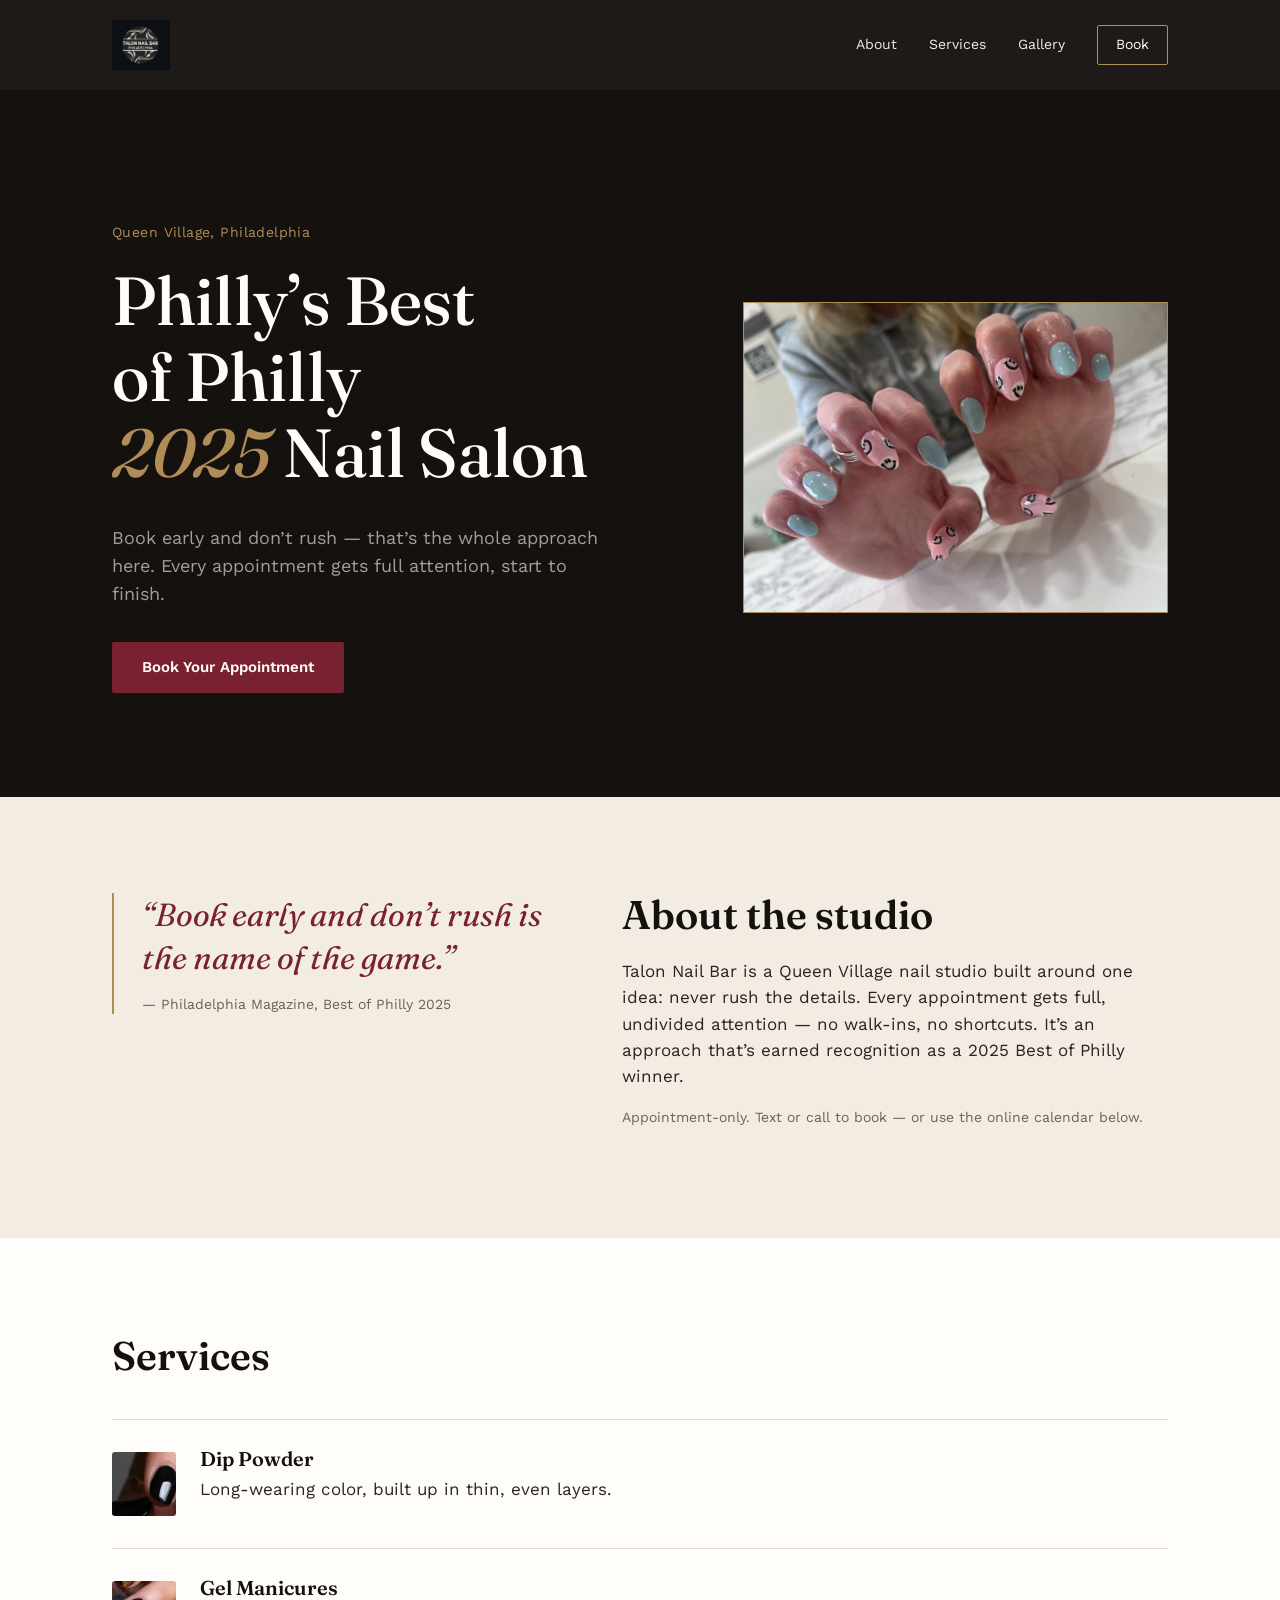
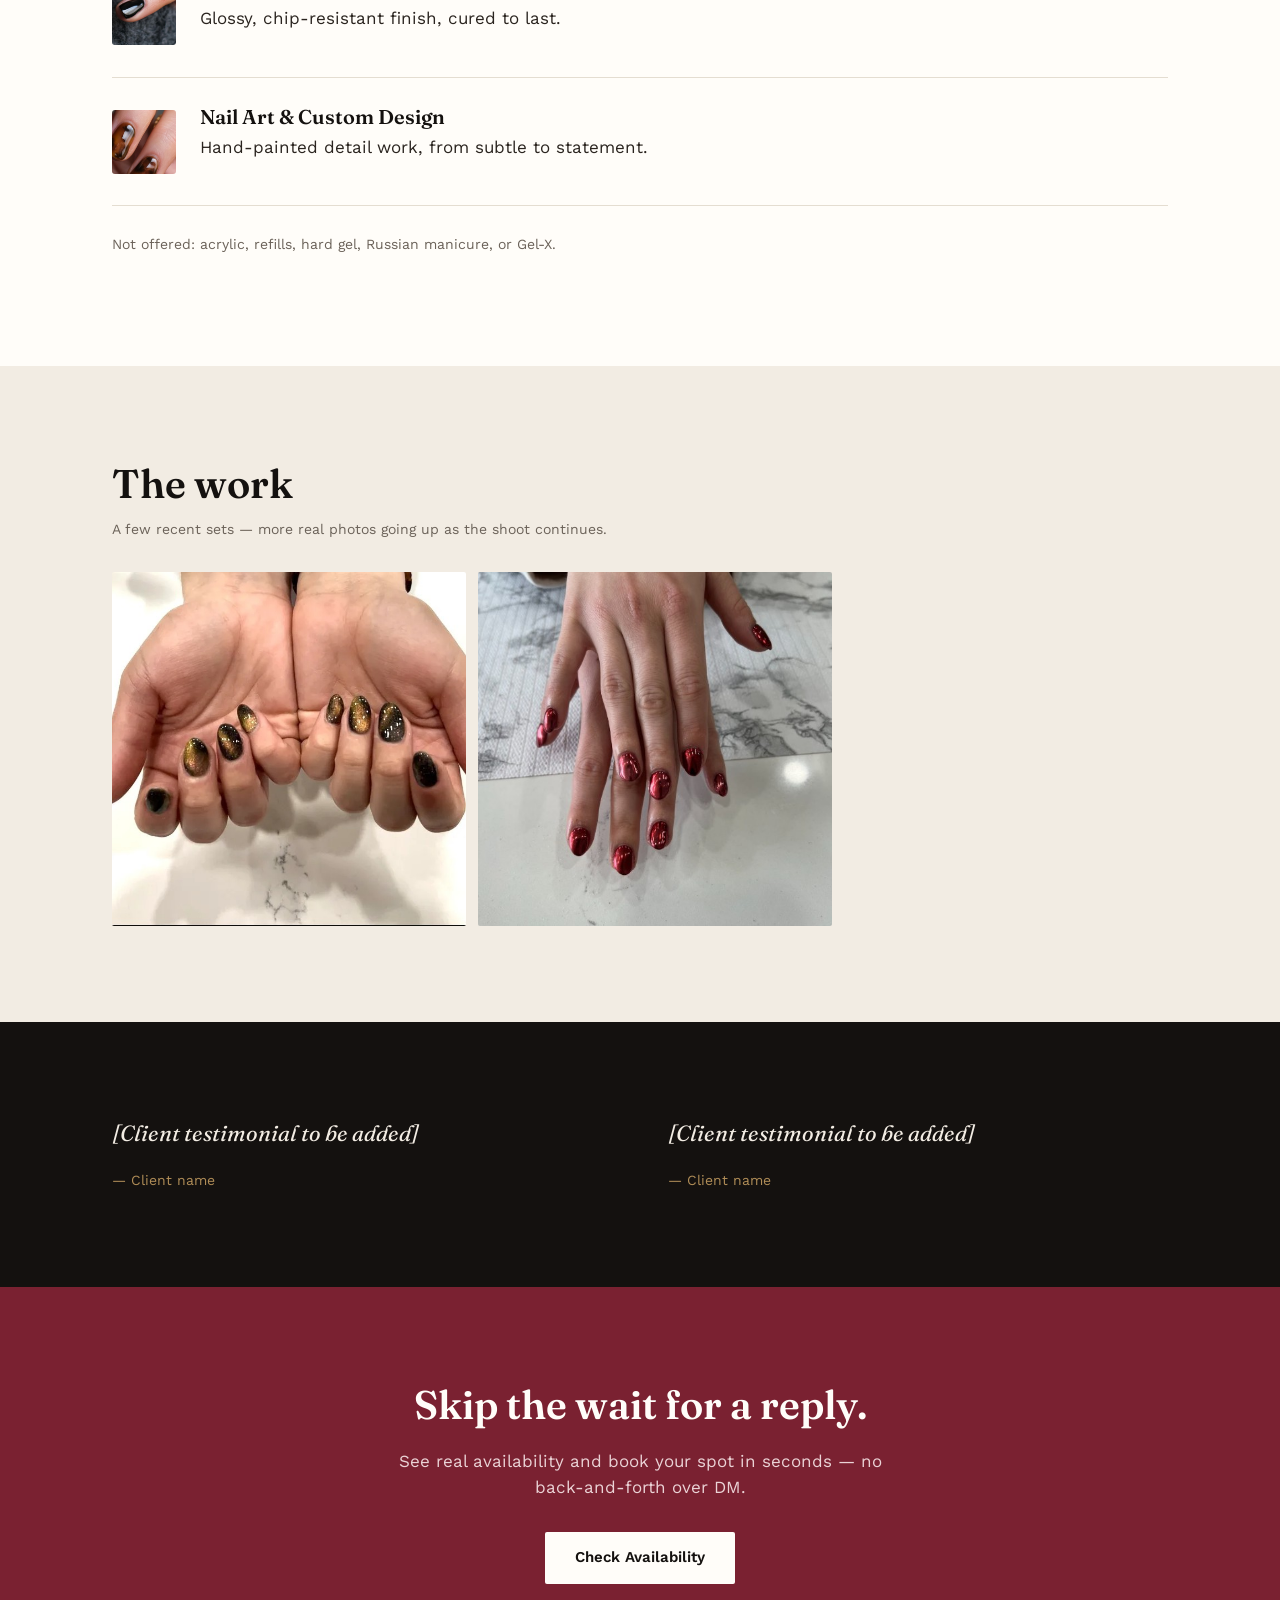
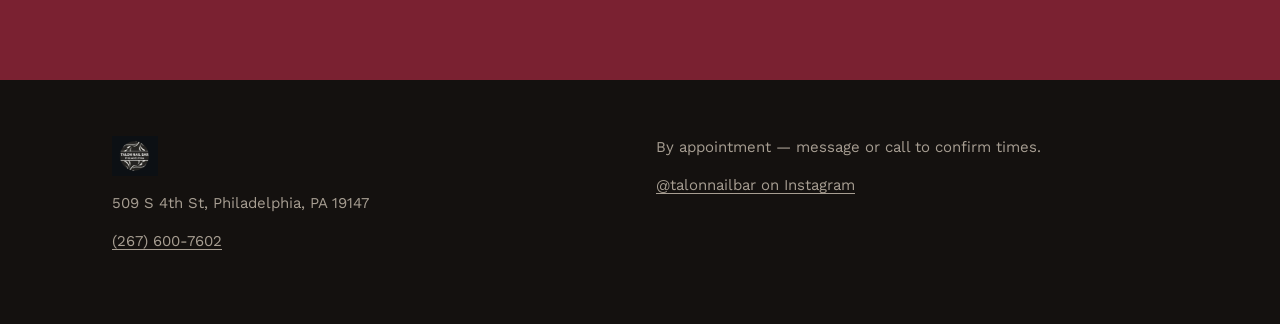
<file: index.html>
<!DOCTYPE html>
<html lang="en">
<head>
<meta charset="UTF-8" />
<meta name="viewport" content="width=device-width, initial-scale=1.0" />
<title>Talon Nail Bar — Queen Village, Philadelphia</title>
<meta name="description" content="Talon Nail Bar is an appointment-only nail studio in Queen Village, Philadelphia — a 2025 Best of Philly winner. Dip powder, gel, and custom nail art." />
<link rel="preconnect" href="https://fonts.googleapis.com">
<link rel="preconnect" href="https://fonts.gstatic.com" crossorigin>
<link href="https://fonts.googleapis.com/css2?family=Fraunces:ital,opsz,wght@0,9..144,300;0,9..144,500;0,9..144,600;1,9..144,500&family=Work+Sans:wght@400;500;600&display=swap" rel="stylesheet">
<link rel="icon" type="image/png" href="assets/logo.png" />
<link rel="stylesheet" href="styles.css" />
</head>
<body>

<!--
  ============================================================
  BEFORE PUBLISHING — replace these placeholders:
  1. Gallery (#gallery) — DONE, 2 real photos in; add more as they come in
  2. Testimonials (#testimonials) — replace bracketed placeholder text with real client quotes
  3. Booking button (.js-book-link) — DONE for the demo, points to a real GHL (LeadConnector)
     Round Robin calendar built under the Woolph agency account for Talon's sub-account.
     Swap to Talon's own confirmed team member(s) once they sign on — currently using a
     placeholder team member for demo purposes. Email confirmations are on (Notifications &
     policies tab on the calendar) for both "Appointment booked" statuses.
  4. Footer hours — confirm actual weekly hours with the owner; "by appointment" is a safe default
  5. About section copy — confirm ownership history in person before finalizing
  ============================================================
-->

<a class="skip-link" href="#main">Skip to content</a>

<header class="site-header">
  <div class="wrap header-inner">
    <a href="#top" class="wordmark">
      <img src="assets/logo.png" alt="Talon Nail Bar, Philadelphia" />
    </a>
    <nav class="site-nav" aria-label="Primary">
      <a href="#about">About</a>
      <a href="#services">Services</a>
      <a href="#gallery">Gallery</a>
      <a href="#book" class="nav-cta js-book-link">Book</a>
    </nav>
    <button class="nav-toggle" aria-label="Toggle menu" aria-expanded="false">
      <span></span><span></span><span></span>
    </button>
  </div>
</header>

<main id="main">

  <section class="hero" id="top">
    <div class="wrap hero-grid">
      <div class="hero-copy">
        <p class="eyebrow">Queen Village, Philadelphia</p>
        <h1>Philly&rsquo;s Best of&nbsp;Philly<br /><em>2025</em> Nail Salon</h1>
        <p class="hero-sub">Book early and don&rsquo;t rush &mdash; that&rsquo;s the whole approach here. Every appointment gets full attention, start to finish.</p>
        <a href="#book" class="btn btn-primary js-book-link">Book Your Appointment</a>
      </div>
      <div class="hero-art-wrap">
        <img src="assets/hero-photo-clean.jpg" alt="Fresh smiley-face and solid gel manicure by Talon Nail Bar" class="hero-art-img" />
      </div>
    </div>
  </section>

  <section class="about" id="about">
    <div class="wrap about-grid">
      <blockquote class="pull-quote">
        &ldquo;Book early and don&rsquo;t rush is the name of the game.&rdquo;
        <cite>&mdash; Philadelphia Magazine, Best of Philly 2025</cite>
      </blockquote>
      <div class="about-copy">
        <h2>About the studio</h2>
        <p>Talon Nail Bar is a Queen Village nail studio built around one idea: never rush the details. Every appointment gets full, undivided attention &mdash; no walk-ins, no shortcuts. It&rsquo;s an approach that&rsquo;s earned recognition as a 2025 Best of Philly winner.</p>
        <p class="fine-print">Appointment-only. Text or call to book &mdash; or use the online calendar below.</p>
      </div>
    </div>
  </section>

  <section class="services" id="services">
    <div class="wrap">
      <h2>Services</h2>
      <ul class="service-list">
        <li>
          <img src="assets/service-dip-powder.jpg" alt="" class="service-photo" />
          <div>
            <h3>Dip Powder</h3>
            <p>Long-wearing color, built up in thin, even layers.</p>
          </div>
        </li>
        <li>
          <img src="assets/service-gel-manicure.jpg" alt="" class="service-photo" />
          <div>
            <h3>Gel Manicures</h3>
            <p>Glossy, chip-resistant finish, cured to last.</p>
          </div>
        </li>
        <li>
          <img src="assets/service-nail-art.jpg" alt="" class="service-photo" />
          <div>
            <h3>Nail Art &amp; Custom Design</h3>
            <p>Hand-painted detail work, from subtle to statement.</p>
          </div>
        </li>
      </ul>
      <p class="services-note">Not offered: acrylic, refills, hard gel, Russian manicure, or Gel-X.</p>
    </div>
  </section>

  <section class="gallery" id="gallery">
    <div class="wrap">
      <h2>The work</h2>
      <p class="gallery-note">A few recent sets &mdash; more real photos going up as the shoot continues.</p>
      <div class="gallery-grid">
        <img src="assets/gallery-shimmer.jpg" alt="Gold and black glitter ombre gel set by Talon Nail Bar" class="gallery-tile" />
        <img src="assets/gallery-chrome.jpg" alt="Deep red chrome gel set by Talon Nail Bar" class="gallery-tile" />
      </div>
    </div>
  </section>

  <section class="testimonials" id="testimonials">
    <div class="wrap testimonial-grid">
      <blockquote>
        <p>[Client testimonial to be added]</p>
        <cite>&mdash; Client name</cite>
      </blockquote>
      <blockquote>
        <p>[Client testimonial to be added]</p>
        <cite>&mdash; Client name</cite>
      </blockquote>
    </div>
  </section>

  <section class="book" id="book">
    <div class="wrap book-inner">
      <h2>Skip the wait for a reply.</h2>
      <p>See real availability and book your spot in seconds &mdash; no back-and-forth over DM.</p>
      <a href="https://api.leadconnectorhq.com/widget/booking/xzSmQite6T2h0Vf8EKKH" target="_blank" rel="noopener" class="btn btn-light js-book-link">Check Availability</a>
    </div>
  </section>

</main>

<footer class="site-footer">
  <div class="wrap footer-grid">
    <div>
      <img class="wordmark-footer" src="assets/logo.png" alt="Talon Nail Bar, Philadelphia" />
      <p>509 S 4th St, Philadelphia, PA 19147</p>
      <p><a href="tel:+12676007602">(267) 600-7602</a></p>
    </div>
    <div>
      <p>By appointment &mdash; message or call to confirm times.</p>
      <p><a href="https://www.instagram.com/talonnailbar/" target="_blank" rel="noopener">@talonnailbar on Instagram</a></p>
    </div>
  </div>
</footer>

<script src="script.js"></script>
</body>
</html>
</file>
<file: styles.css>
/* ============================================================
   Tokens
   ============================================================ */
:root {
  --ink: #14110F;
  --ink-soft: #2A241F;
  --bone: #F2ECE3;
  --paper: #FFFDF9;
  --accent: #7A2131;
  --bronze: #B08D57;
  --grey: #6B6259;
  --grey-light: #A79E92;

  --swatch-1: #7A2131;
  --swatch-2: #C97B76;
  --swatch-3: #4B2138;
  --swatch-4: #C9A66B;
  --swatch-5: #3B1220;
  --swatch-6: #E3C9B0;

  --serif: 'Fraunces', Georgia, serif;
  --sans: 'Work Sans', -apple-system, BlinkMacSystemFont, sans-serif;

  --wrap: 1120px;
}

* { box-sizing: border-box; }

html { scroll-behavior: smooth; }

@media (prefers-reduced-motion: reduce) {
  html { scroll-behavior: auto; }
  * { animation-duration: 0.01ms !important; transition-duration: 0.01ms !important; }
}

body {
  margin: 0;
  background: var(--paper);
  color: var(--ink);
  font-family: var(--sans);
  font-size: 17px;
  line-height: 1.55;
  -webkit-font-smoothing: antialiased;
}

.wrap {
  max-width: var(--wrap);
  margin: 0 auto;
  padding: 0 32px;
}

h1, h2, h3 {
  font-family: var(--serif);
  font-weight: 500;
  line-height: 1.12;
  margin: 0 0 0.5em;
  color: var(--ink);
}

h2 { font-size: clamp(28px, 3.4vw, 40px); font-weight: 600; }
h3 { font-size: 20px; font-weight: 600; margin-bottom: 0.3em; }

p { margin: 0 0 1em; color: var(--ink-soft); max-width: 62ch; }

a { color: inherit; }

.skip-link {
  position: absolute;
  left: -9999px;
  top: 0;
  background: var(--accent);
  color: var(--paper);
  padding: 12px 20px;
  z-index: 100;
}
.skip-link:focus { left: 12px; top: 12px; }

a:focus-visible, button:focus-visible {
  outline: 2px solid var(--accent);
  outline-offset: 3px;
}

/* ============================================================
   Buttons
   ============================================================ */
.btn {
  display: inline-block;
  font-family: var(--sans);
  font-weight: 600;
  font-size: 15px;
  padding: 14px 30px;
  border-radius: 2px;
  text-decoration: none;
  transition: background-color 0.15s ease, color 0.15s ease;
}
.btn-primary {
  background: var(--accent);
  color: var(--paper);
}
.btn-primary:hover { background: #611a27; }
.btn-light {
  background: var(--paper);
  color: var(--ink);
}
.btn-light:hover { background: var(--bone); }

/* ============================================================
   Header
   ============================================================ */
.site-header {
  position: sticky;
  top: 0;
  z-index: 50;
  background: rgba(20, 17, 15, 0.96);
  backdrop-filter: blur(6px);
}
.header-inner {
  display: flex;
  align-items: center;
  justify-content: space-between;
  padding-top: 20px;
  padding-bottom: 20px;
}
.wordmark {
  display: inline-block;
  line-height: 0;
}
.wordmark img {
  height: 50px;
  width: auto;
  display: block;
}
.site-nav {
  display: flex;
  align-items: center;
}
.site-nav a {
  color: var(--bone);
  text-decoration: none;
  font-size: 14px;
  margin-right: 32px;
}
.site-nav a:last-child {
  margin-right: 0;
}
.site-nav a:hover { color: var(--paper); }
.nav-cta {
  border: 1px solid var(--bronze);
  padding: 8px 18px;
  border-radius: 2px;
  color: var(--paper) !important;
}
.nav-cta:hover { background: var(--bronze); }

.nav-toggle {
  display: none;
  flex-direction: column;
  gap: 5px;
  background: none;
  border: none;
  cursor: pointer;
  padding: 6px;
}
.nav-toggle span {
  width: 22px;
  height: 2px;
  background: var(--paper);
  display: block;
}

/* ============================================================
   Hero
   ============================================================ */
.hero {
  background: var(--ink);
  color: var(--bone);
  padding: 132px 0 104px;
}
.hero-grid {
  display: grid;
  grid-template-columns: 1.15fr 0.85fr;
  gap: 56px;
  align-items: center;
}
.hero-art-wrap {
  position: relative;
  height: 100%;
  display: flex;
  align-items: center;
  justify-content: center;
}
.hero-art-img {
  width: 100%;
  max-width: 460px;
  height: auto;
  display: block;
  border: 1px solid var(--bronze);
}
.hero-copy {
  max-width: 640px;
}
.eyebrow {
  color: var(--bronze);
  font-size: 14px;
  letter-spacing: 0.03em;
  margin-bottom: 18px;
}
.hero h1 {
  color: var(--paper);
  font-size: clamp(40px, 5.6vw, 68px);
  font-weight: 500;
}
.hero h1 em {
  font-style: italic;
  color: var(--bronze);
}
.hero-sub {
  color: var(--grey-light);
  font-size: 18px;
  max-width: 46ch;
  margin-top: 20px;
  margin-bottom: 34px;
}

/* ============================================================
   About
   ============================================================ */
.about {
  background: var(--bone);
  padding: 96px 0;
}
.about-grid {
  display: grid;
  grid-template-columns: 0.9fr 1.1fr;
  gap: 64px;
  align-items: start;
}
.pull-quote {
  font-family: var(--serif);
  font-style: italic;
  font-size: clamp(24px, 2.6vw, 32px);
  line-height: 1.35;
  color: var(--accent);
  margin: 0;
  border-left: 2px solid var(--bronze);
  padding-left: 28px;
}
.pull-quote cite {
  display: block;
  font-family: var(--sans);
  font-style: normal;
  font-size: 14px;
  color: var(--grey);
  margin-top: 16px;
}
.about-copy .fine-print {
  font-size: 14px;
  color: var(--grey);
}

/* ============================================================
   Services
   ============================================================ */
.services { padding: 96px 0; }
.service-list {
  list-style: none;
  margin: 40px 0 0;
  padding: 0;
  border-top: 1px solid #E4DDD1;
}
.service-list li {
  display: flex;
  gap: 24px;
  align-items: flex-start;
  padding: 28px 0;
  border-bottom: 1px solid #E4DDD1;
}
.service-photo {
  width: 64px;
  height: 64px;
  border-radius: 3px;
  flex-shrink: 0;
  margin-top: 4px;
  object-fit: cover;
  display: block;
}
.services-note {
  font-size: 14px;
  color: var(--grey);
  margin-top: 28px;
}

/* ============================================================
   Gallery
   ============================================================ */
.gallery { background: var(--bone); padding: 96px 0; }
.gallery-note { font-size: 14px; color: var(--grey); margin-top: -8px; margin-bottom: 32px; }
.gallery-grid {
  display: grid;
  grid-template-columns: repeat(2, 1fr);
  gap: 12px;
  max-width: 720px;
}
.gallery-tile {
  width: 100%;
  aspect-ratio: 1;
  object-fit: cover;
  border-radius: 2px;
  display: block;
}

/* ============================================================
   Testimonials
   ============================================================ */
.testimonials {
  background: var(--ink);
  color: var(--bone);
  padding: 96px 0;
}
.testimonial-grid {
  display: grid;
  grid-template-columns: 1fr 1fr;
  gap: 56px;
}
.testimonials blockquote {
  margin: 0;
  font-family: var(--serif);
  font-style: italic;
  font-size: 22px;
  line-height: 1.4;
  color: var(--bone);
}
.testimonials blockquote p {
  /* Overrides the global `p` color rule, which otherwise wins over the
     inherited color here since it targets the element directly. */
  color: var(--bone);
  max-width: none;
}
.testimonials cite {
  display: block;
  font-family: var(--sans);
  font-style: normal;
  font-size: 14px;
  color: var(--bronze);
  margin-top: 16px;
}

/* ============================================================
   Book
   ============================================================ */
.book {
  background: var(--accent);
  color: var(--paper);
  padding: 96px 0;
  text-align: center;
}
.book h2 { color: var(--paper); }
.book p {
  color: #EBD3D6;
  margin: 0 auto 32px;
}
.book-inner { max-width: 560px; margin: 0 auto; }

/* ============================================================
   Footer
   ============================================================ */
.site-footer {
  background: var(--ink);
  color: var(--grey-light);
  padding: 56px 0;
  font-size: 15px;
}
.footer-grid {
  display: grid;
  grid-template-columns: 1fr 1fr;
  gap: 32px;
}
.wordmark-footer {
  height: 40px;
  width: auto;
  display: block;
  margin-bottom: 16px;
}
.site-footer a { text-decoration: underline; text-underline-offset: 3px; }
.site-footer p { color: var(--grey-light); }

/* ============================================================
   Responsive
   ============================================================ */
@media (max-width: 860px) {
  .hero-grid, .about-grid, .footer-grid { grid-template-columns: 1fr; }
  .hero-art-img { width: 100%; max-width: 380px; margin: 0 auto; }
  .testimonial-grid { grid-template-columns: 1fr; gap: 32px; }
  .pull-quote { border-left: none; border-top: 2px solid var(--bronze); padding-left: 0; padding-top: 20px; }
}

@media (max-width: 720px) {
  .site-nav {
    position: absolute;
    top: 100%;
    left: 0;
    right: 0;
    background: var(--ink);
    flex-direction: column;
    align-items: flex-start;
    gap: 0;
    max-height: 0;
    overflow: hidden;
    transition: max-height 0.25s ease;
  }
  .site-nav.is-open { max-height: 260px; }
  .site-nav a {
    width: 100%;
    padding: 16px 32px;
    border-top: 1px solid rgba(242,236,227,0.1);
  }
  .nav-cta { border: none; }
  .nav-toggle { display: flex; }
  .wordmark img { height: 40px; }
  .hero { padding: 96px 0 64px; }
  .service-list li { gap: 16px; }
}
</file>
